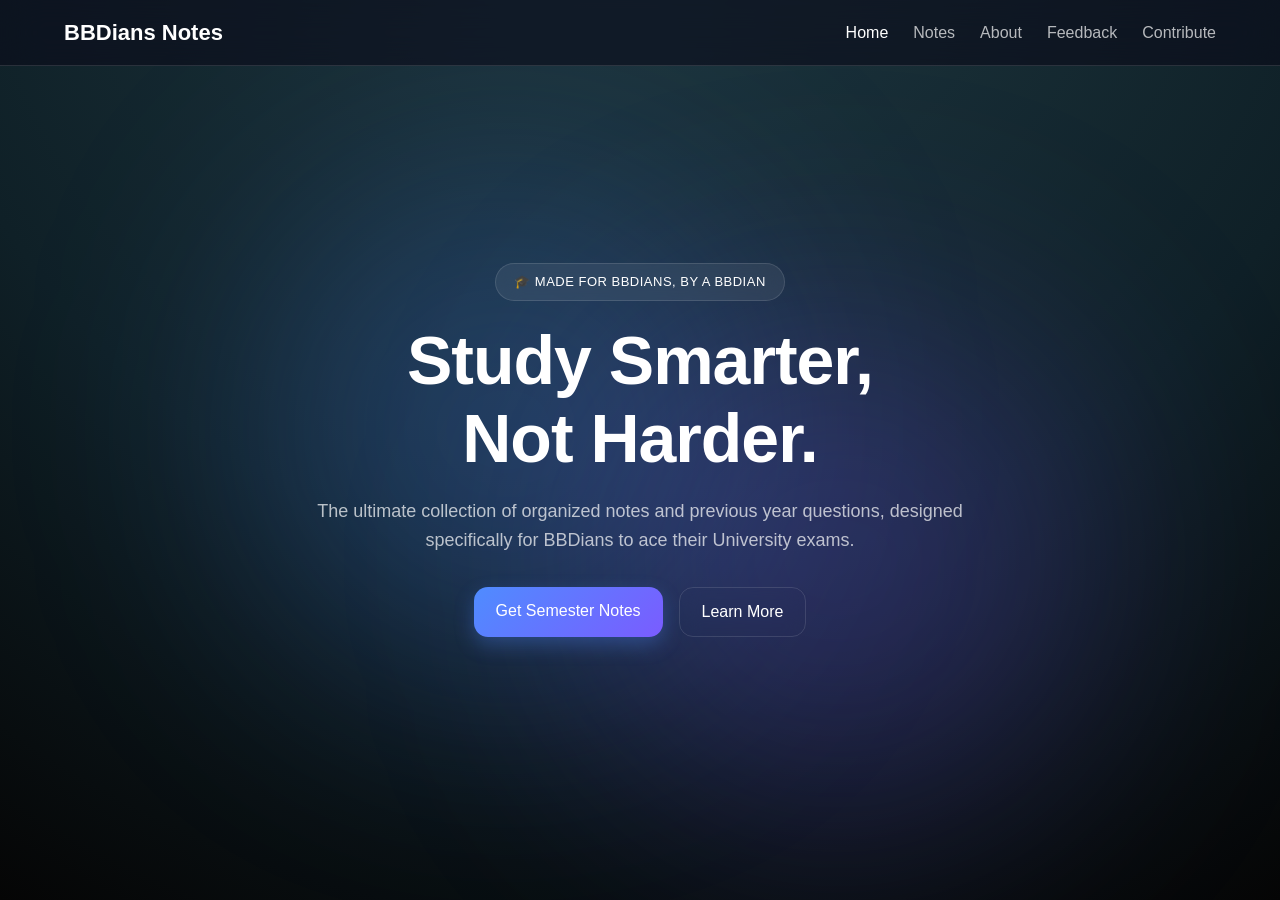
<file: index.html>
<!DOCTYPE html>
<html lang="en">

<head>
    <script async src="https://www.googletagmanager.com/gtag/js?id=G-Z1J099MRKG"></script>
    <script>
        window.dataLayer = window.dataLayer || [];
        function gtag() { dataLayer.push(arguments); }
        gtag('js', new Date());
        gtag('config', 'G-Z1J099MRKG');
    </script>

    <meta charset="UTF-8">
    <meta name="viewport" content="width=device-width, initial-scale=1.0">

    <title>BBDians Notes | BBD University Lucknow Notes & PYQs</title>

    <meta name="description"
        content="Access the ultimate collection of BBD University notes, PYQs and study resources. Download handwritten notes and previous year questions for Engineering (B.Tech) at BBDU.">

    <meta name="keywords"
        content="bbd university notes, bbdians notes, bbdian notes, bbdu pyqs, bbd lucknow study material, engineering notes bbd, bbdians academic hub, bbd university previous year questions, bbd notes pdf, handwritten notes bbd, bbd question papers">

    <link rel="icon" href="https://bbdiansnotes.in/assets/icon.png" type="image/png" sizes="32x32">
    <link rel="apple-touch-icon" href="https://bbdiansnotes.in/assets/icon.png">

    <link rel="canonical" href="https://bbdiansnotes.in/" />

    <script type="application/ld+json">
    {
      "@context": "https://schema.org",
      "@type": "EducationalOrganization",
      "name": "BBDians Notes",
      "url": "https://bbdiansnotes.in",
      "logo": "https://bbdiansnotes.in/assets/icon.png",
      "description": "The ultimate collection of organized notes and previous year questions for BBD University students.",
      "address": {
        "@type": "PostalAddress",
        "addressLocality": "Lucknow",
        "addressCountry": "IN"
      }
    }
    </script>

    <link rel="stylesheet" href="css/style.css">
    <link rel="stylesheet" href="css/index.css">
</head>

<body>

    <header class="site-header">
        <div class="logo">
            <a href="/" title="BBDians Notes Home">BBDians Notes</a>
        </div>
        <nav class="menu" id="menu">
            <a href="/" class="active">Home</a>
            <a href="/notes">Notes</a>
            <a href="/about">About</a>
            <a href="/feedback">Feedback</a>
            <a href="/contribute">Contribute</a>
        </nav>
        <button id="menuToggle" class="menu-toggle" aria-label="Toggle Menu">☰</button>
    </header>

    <main>
        <section class="hero">
            <div class="hero-content">
                <span class="hero-tag">🎓 MADE FOR BBDIANS, BY A BBDIAN</span>
                <h1>Study Smarter,<br>Not Harder.</h1>
                <p>The ultimate collection of organized notes and previous year questions, designed specifically for BBDians to ace their University exams.</p>

                <div class="hero-buttons">
                    <a href="/notes" class="primary-btn">Get Semester Notes</a>
                    <a href="/about" class="secondary-btn">Learn More</a>
                </div>
            </div>
        </section>
    </main>

    <div class="menu-overlay" id="menuOverlay"></div>

    <script src="js/script.js"></script>
</body>

</html>
</file>
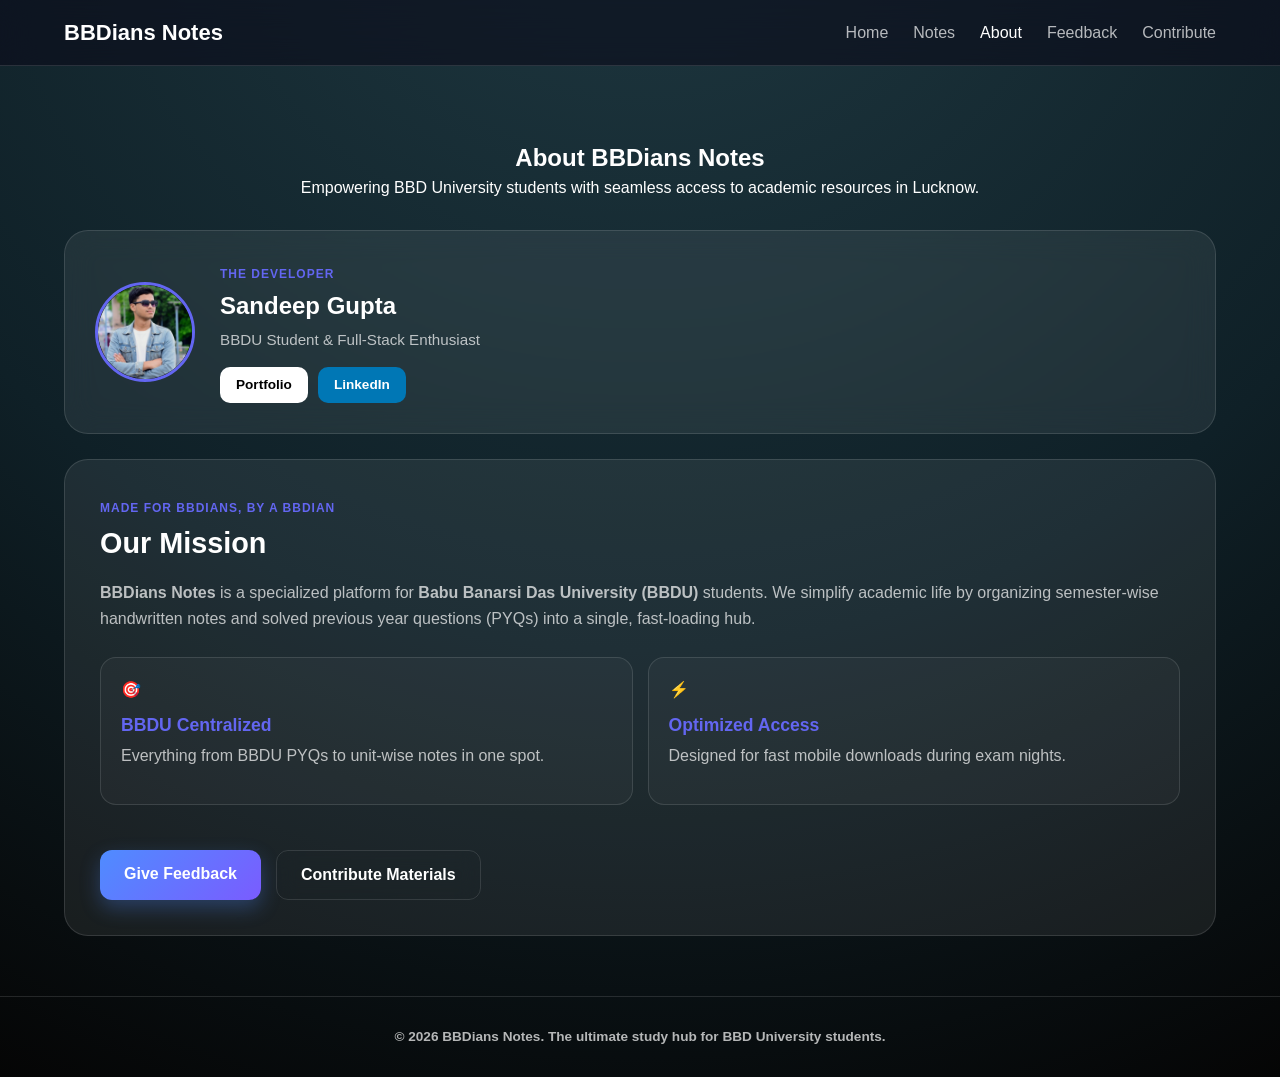
<file: about.html>
<!DOCTYPE html>
<html lang="en">

<head>
    <script async src="https://www.googletagmanager.com/gtag/js?id=G-Z1J099MRKG"></script>
    <script>
        window.dataLayer = window.dataLayer || [];
        function gtag() { dataLayer.push(arguments); }
        gtag('js', new Date());
        gtag('config', 'G-Z1J099MRKG');
    </script>

    <meta charset="UTF-8">
    <meta name="viewport" content="width=device-width, initial-scale=1.0">

    <title>About BBDians Notes | The Mission</title>
    <meta name="description"
        content="Meet Sandeep Gupta, the developer behind BBDians Notes. Providing BBD University students with organized study materials and PYQs.">

    <link rel="icon" href="https://bbdiansnotes.in/assets/icon.png" type="image/png">
    <link rel="apple-touch-icon" href="https://bbdiansnotes.in/assets/icon.png">

    <link rel="canonical" href="https://bbdiansnotes.in/about" />

    <link rel="stylesheet" href="css/style.css">
    <link rel="stylesheet" href="css/about.css">

    <script type="application/ld+json">
    {
      "@context": "https://schema.org",
      "@type": "Person",
      "name": "Sandeep Gupta",
      "url": "https://sandeepgupta2006.github.io/",
      "jobTitle": "Student & Developer",
      "affiliation": {
        "@type": "EducationalOrganization",
        "name": "Babu Banarsi Das University"
      },
      "sameAs": [
        "https://www.linkedin.com/in/sandeep-gupta-santhon/"
      ]
    }
    </script>
</head>

<body>

    <header class="site-header">
        <div class="logo"><a href="/">BBDians Notes</a></div>
        <nav class="menu">
            <a href="/">Home</a>
            <a href="/notes">Notes</a>
            <a href="/about" class="active">About</a>
            <a href="/feedback">Feedback</a>
            <a href="/contribute">Contribute</a>
        </nav>
        <button id="menuToggle" class="menu-toggle" aria-label="Toggle Menu">☰</button>
    </header>

    <main>
        <section class="notes-hero">
            <div class="container">
                <h1>About BBDians Notes</h1>
                <p>Empowering BBD University students with seamless access to academic resources in Lucknow.</p>
            </div>
        </section>

        <div class="container about-container">

            <section class="dev-card">
                <div class="dev-flex">
                    <div class="dev-photo">
                        <img src="assets/dev.png" alt="Sandeep Gupta - Developer of BBDians Notes">
                    </div>
                    <div class="dev-info">
                        <span class="tagline">The Developer</span>
                        <h2>Sandeep Gupta</h2>
                        <p>BBDU Student & Full-Stack Enthusiast</p>
                        <div class="dev-links">
                            <a href="https://sandeepgupta2006.github.io/" class="small-btn portfolio"
                                target="_blank">Portfolio</a>
                            <a href="https://www.linkedin.com/in/sandeep-gupta-santhon/" class="small-btn linkedin"
                                target="_blank">LinkedIn</a>
                        </div>
                    </div>
                </div>
            </section>

            <section class="about-card">
                <div class="about-header">
                    <span class="tagline">MADE FOR BBDIANS, BY A BBDIAN</span>
                    <h2>Our Mission</h2>
                </div>

                <p>
                    <strong>BBDians Notes</strong> is a specialized platform for <strong>Babu Banarsi Das University (BBDU)</strong> students.
                    We simplify academic life by organizing semester-wise handwritten notes and solved previous year
                    questions (PYQs) into a single, fast-loading hub.
                </p>

                <div class="features-grid">
                    <div class="feature-item">
                        <span class="icon" aria-hidden="true">🎯</span>
                        <h3>BBDU Centralized</h3>
                        <p>Everything from BBDU PYQs to unit-wise notes in one spot.</p>
                    </div>
                    <div class="feature-item">
                        <span class="icon" aria-hidden="true">⚡</span>
                        <h3>Optimized Access</h3>
                        <p>Designed for fast mobile downloads during exam nights.</p>
                    </div>
                </div>

                <div class="about-cta">
                    <a href="/feedback" class="primary-btn">Give Feedback</a>
                    <a href="/contribute" class="secondary-btn">Contribute Materials</a>
                </div>
            </section>
        </div>
    </main>

    <footer class="site-footer">
        <p>© 2026 BBDians Notes. The ultimate study hub for BBD University students.</p>
    </footer>

    <div class="menu-overlay" id="menuOverlay"></div>
    <script src="js/script.js"></script>
</body>

</html>
</file>
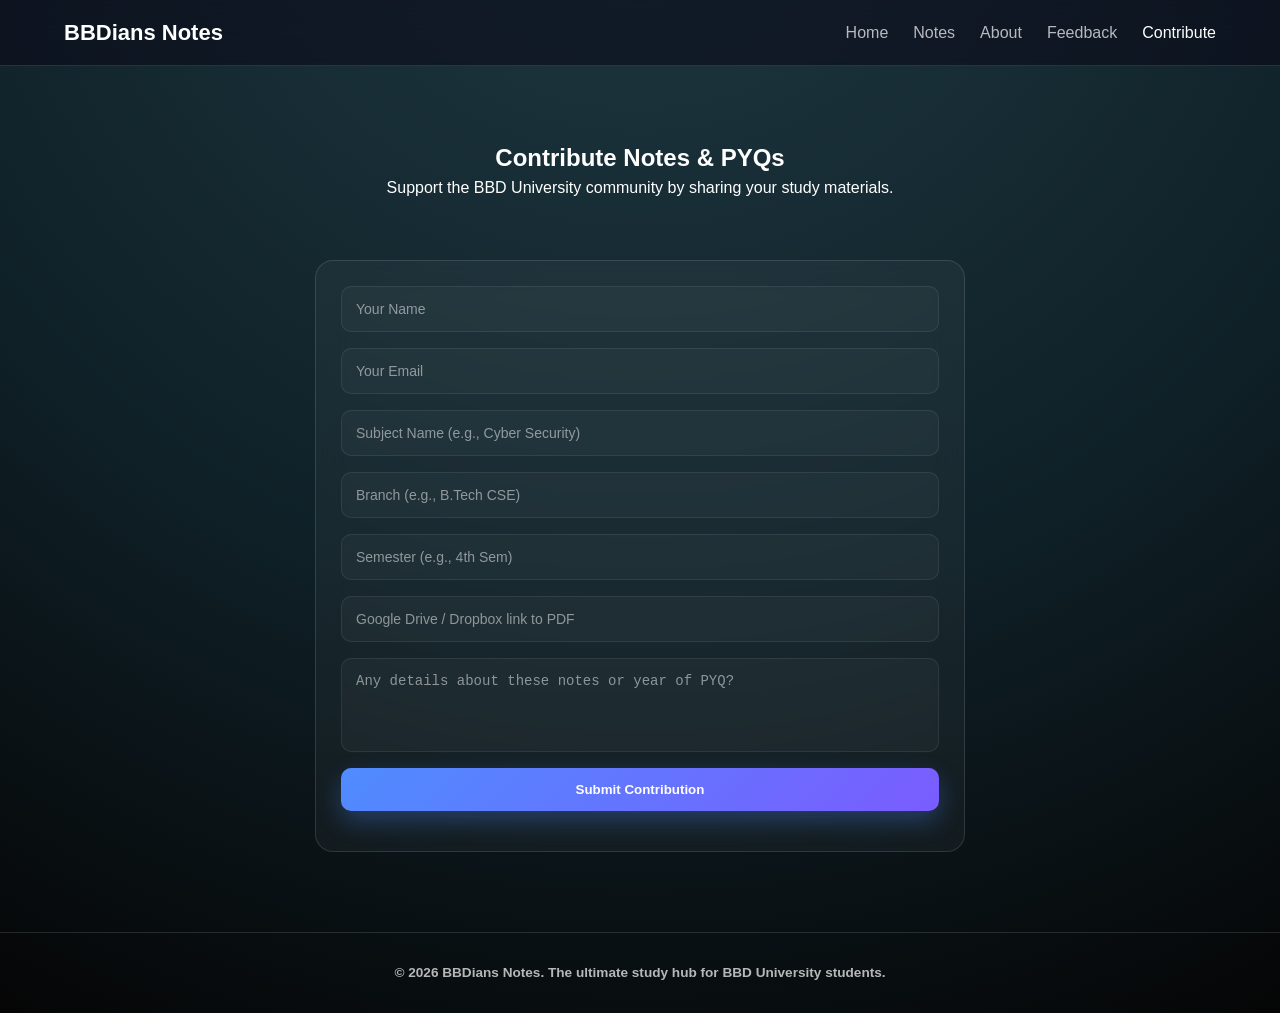
<file: contribute.html>
<!DOCTYPE html>
<html lang="en">

<head>
    <script async src="https://www.googletagmanager.com/gtag/js?id=G-Z1J099MRKG"></script>
    <script>
        window.dataLayer = window.dataLayer || [];
        function gtag() { dataLayer.push(arguments); }
        gtag('js', new Date());
        gtag('config', 'G-Z1J099MRKG');
    </script>

    <meta charset="UTF-8">
    <meta name="viewport" content="width=device-width, initial-scale=1.0">

    <title>Contribute Study Material | BBDians Notes - Share Your Knowledge</title>
    
    <meta name="description"
        content="Contribute your BBD University notes, previous year question papers, or practical files. Join the mission to help every BBDIAN ace their exams.">

    <link rel="icon" href="https://bbdiansnotes.in/assets/icon.png" type="image/png">
    <link rel="apple-touch-icon" href="https://bbdiansnotes.in/assets/icon.png">

    <link rel="canonical" href="https://bbdiansnotes.in/contribute" />

    <link rel="stylesheet" href="css/style.css">
    <link rel="stylesheet" href="css/forms.css">
</head>

<body>

    <header class="site-header">
        <div class="logo"><a href="/">BBDians Notes</a></div>
        <nav class="menu">
            <a href="/">Home</a>
            <a href="/notes">Notes</a>
            <a href="/about">About</a>
            <a href="/feedback">Feedback</a>
            <a href="/contribute" class="active">Contribute</a>
        </nav>
        <button id="menuToggle" class="menu-toggle" aria-label="Toggle Menu">☰</button>
    </header>

    <main>
        <section class="notes-hero">
            <div class="container">
                <h1>Contribute Notes & PYQs</h1>
                <p>Support the BBD University community by sharing your study materials.</p>
            </div>
        </section>

        <section class="container" style="max-width:650px;padding-bottom:80px;">

            <form id="contributeForm" action="https://formspree.io/f/mreydngz" method="POST" class="feedback-form"
                aria-label="Contribution Form">

                <input type="text" name="name" placeholder="Your Name" required aria-label="Full Name">

                <input type="email" name="email" placeholder="Your Email" required aria-label="Email Address">

                <input type="text" name="subject" placeholder="Subject Name (e.g., Cyber Security)" required
                    aria-label="Subject">

                <input type="text" name="branch" placeholder="Branch (e.g., B.Tech CSE)" required
                    aria-label="Academic Branch">

                <input type="text" name="semester" placeholder="Semester (e.g., 4th Sem)" required
                    aria-label="Semester">

                <input type="url" name="link" placeholder="Google Drive / Dropbox link to PDF" required
                    aria-label="File Link">

                <textarea name="message" rows="4" placeholder="Any details about these notes or year of PYQ?"
                    aria-label="Message"></textarea>

                <button type="submit" id="submitBtn">Submit Contribution</button>
            </form>
        </section>
    </main>

    <script>
        const form = document.getElementById("contributeForm");
        if (form) {
            form.addEventListener("submit", async function (e) {
                e.preventDefault();
                const btn = document.getElementById("submitBtn");
                btn.textContent = "Submitting...";
                btn.disabled = true;
                const data = new FormData(form);
                try {
                    const response = await fetch(form.action, {
                        method: "POST",
                        body: data,
                        headers: { "Accept": "application/json" }
                    });
                    if (response.ok) {
                        form.innerHTML = `
                            <div class="form-success" style="text-align:center; padding: 40px 0;">
                                <h2>Contribution received!</h2>
                                <p>Thank you for helping fellow BBD students. We will review and upload it soon.</p>
                                <a href="/" class="primary-btn" style="display:inline-block; margin-top:20px;">Back to Home</a>
                            </div>`;
                    } else {
                        alert("Submission failed. Please check the form and try again.");
                        btn.textContent = "Submit Contribution";
                        btn.disabled = false;
                    }
                } catch (err) {
                    alert("Network error. Please try again.");
                    btn.textContent = "Submit Contribution";
                    btn.disabled = false;
                }
            });
        }
    </script>

    <footer class="site-footer">
        <p>© 2026 BBDians Notes. The ultimate study hub for BBD University students.</p>
    </footer>

    <div class="menu-overlay" id="menuOverlay"></div>
    <script src="js/script.js"></script>

</body>

</html>
</file>
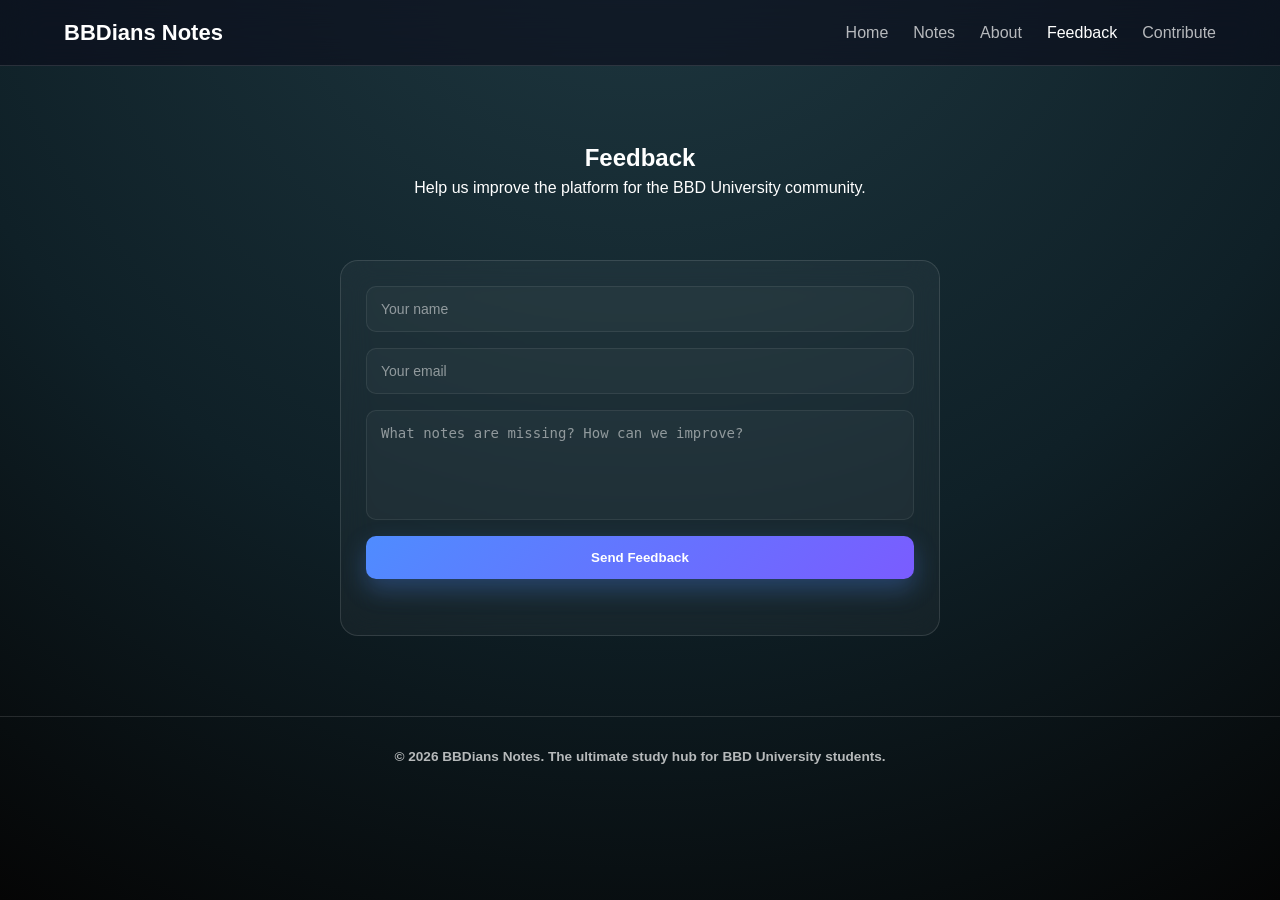
<file: feedback.html>
<!DOCTYPE html>
<html lang="en">

<head>
    <script async src="https://www.googletagmanager.com/gtag/js?id=G-Z1J099MRKG"></script>
    <script>
        window.dataLayer = window.dataLayer || [];
        function gtag() { dataLayer.push(arguments); }
        gtag('js', new Date());
        gtag('config', 'G-Z1J099MRKG');
    </script>

    <meta charset="UTF-8">
    <meta name="viewport" content="width=device-width, initial-scale=1.0">

    <title>Feedback & Suggestions | BBDians Notes - Help Us Grow</title>
    <meta name="description"
        content="Have suggestions for BBDians Notes? Send us your feedback or report missing notes for BBD University Lucknow. We value your input!">

    <link rel="icon" href="https://bbdiansnotes.in/assets/icon.png" type="image/png">
    <link rel="apple-touch-icon" href="https://bbdiansnotes.in/assets/icon.png">

    <link rel="canonical" href="https://bbdiansnotes.in/feedback" />

    <link rel="stylesheet" href="css/style.css">
    <link rel="stylesheet" href="css/forms.css">
</head>

<body>

    <header class="site-header">
        <div class="logo"><a href="/">BBDians Notes</a></div>
        <nav class="menu">
            <a href="/">Home</a>
            <a href="/notes">Notes</a>
            <a href="/about">About</a>
            <a href="/feedback" class="active">Feedback</a>
            <a href="/contribute">Contribute</a>
        </nav>
        <button id="menuToggle" class="menu-toggle" aria-label="Toggle Menu">☰</button>
    </header>

    <main>
        <section class="notes-hero">
            <div class="container">
                <h1>Feedback</h1>
                <p>Help us improve the platform for the BBD University community.</p>
            </div>
        </section>

        <section class="container" style="max-width:600px;padding-bottom:80px;">
            <form id="feedbackForm" action="https://formspree.io/f/mkoqedwa" method="POST" class="feedback-form"
                aria-label="Feedback Form">

                <input type="text" name="name" placeholder="Your name" required aria-label="Full Name">

                <input type="email" name="email" placeholder="Your email" required aria-label="Email Address">

                <textarea name="message" placeholder="What notes are missing? How can we improve?" rows="5" required
                    aria-label="Feedback Message"></textarea>

                <button type="submit" id="submitBtn">Send Feedback</button>

                <p id="formMessage"></p>
            </form>
        </section>
    </main>

    <script>
        document.addEventListener("DOMContentLoaded", () => {
            const form = document.getElementById("feedbackForm");
            if (!form) return;
            form.addEventListener("submit", async function (e) {
                e.preventDefault();
                const btn = document.getElementById("submitBtn");
                btn.textContent = "Sending...";
                btn.disabled = true;
                const data = new FormData(form);
                try {
                    const response = await fetch(form.action, {
                        method: "POST",
                        body: data,
                        headers: { "Accept": "application/json" }
                    });
                    if (response.ok) {
                        form.innerHTML = `
                            <div class="form-success" style="text-align:center; padding: 40px 0;">
                                <h2>Thank You!</h2>
                                <p>Your feedback helps us make BBDians Notes better.</p>
                                <a href="/" class="primary-btn" style="display:inline-block; margin-top:20px;">Back to Home</a>
                            </div>`;
                    } else {
                        const error = await response.json();
                        alert(error.error || "Submission failed");
                        btn.textContent = "Send Feedback";
                        btn.disabled = false;
                    }
                } catch {
                    alert("Network error. Please try again.");
                    btn.textContent = "Send Feedback";
                    btn.disabled = false;
                }
            });
        });
    </script>

    <footer class="site-footer">
        <p>© 2026 BBDians Notes. The ultimate study hub for BBD University students.</p>
    </footer>

    <div class="menu-overlay" id="menuOverlay"></div>
    <script src="js/script.js"></script>

</body>

</html>
</file>
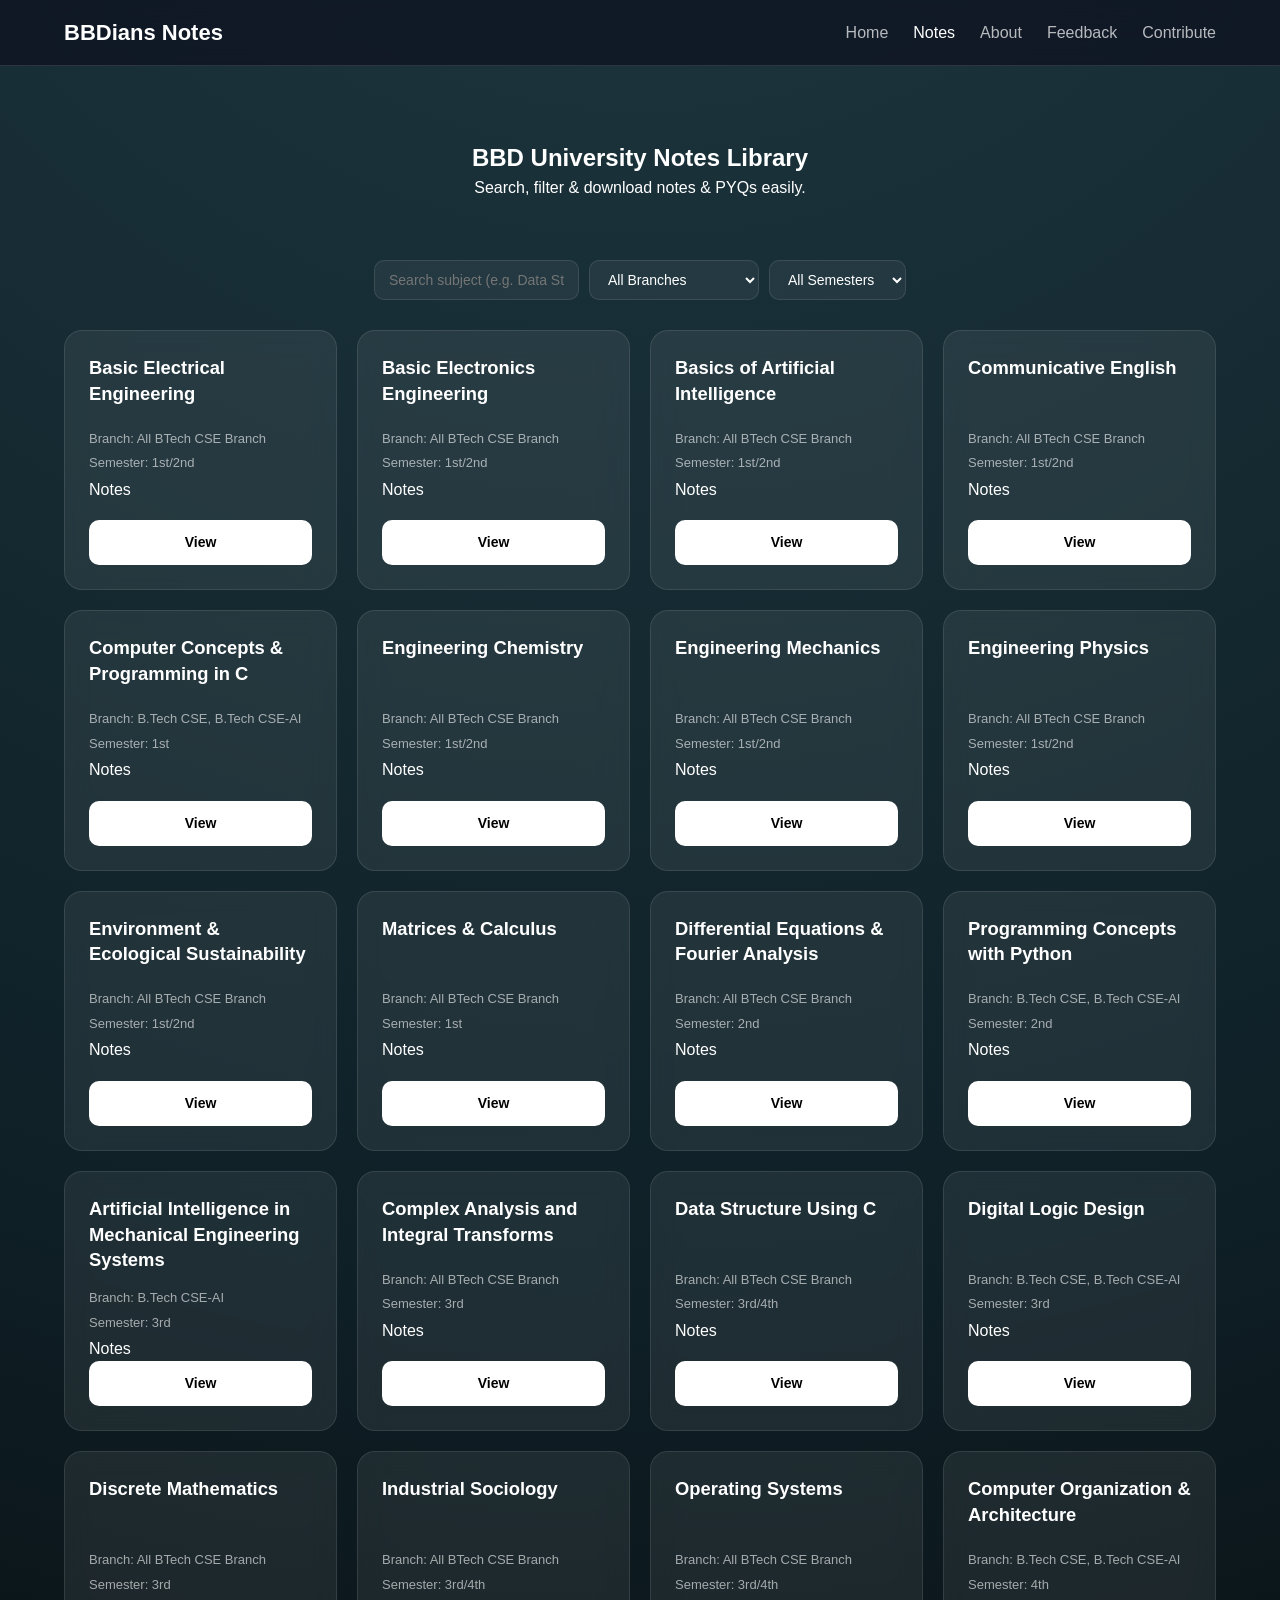
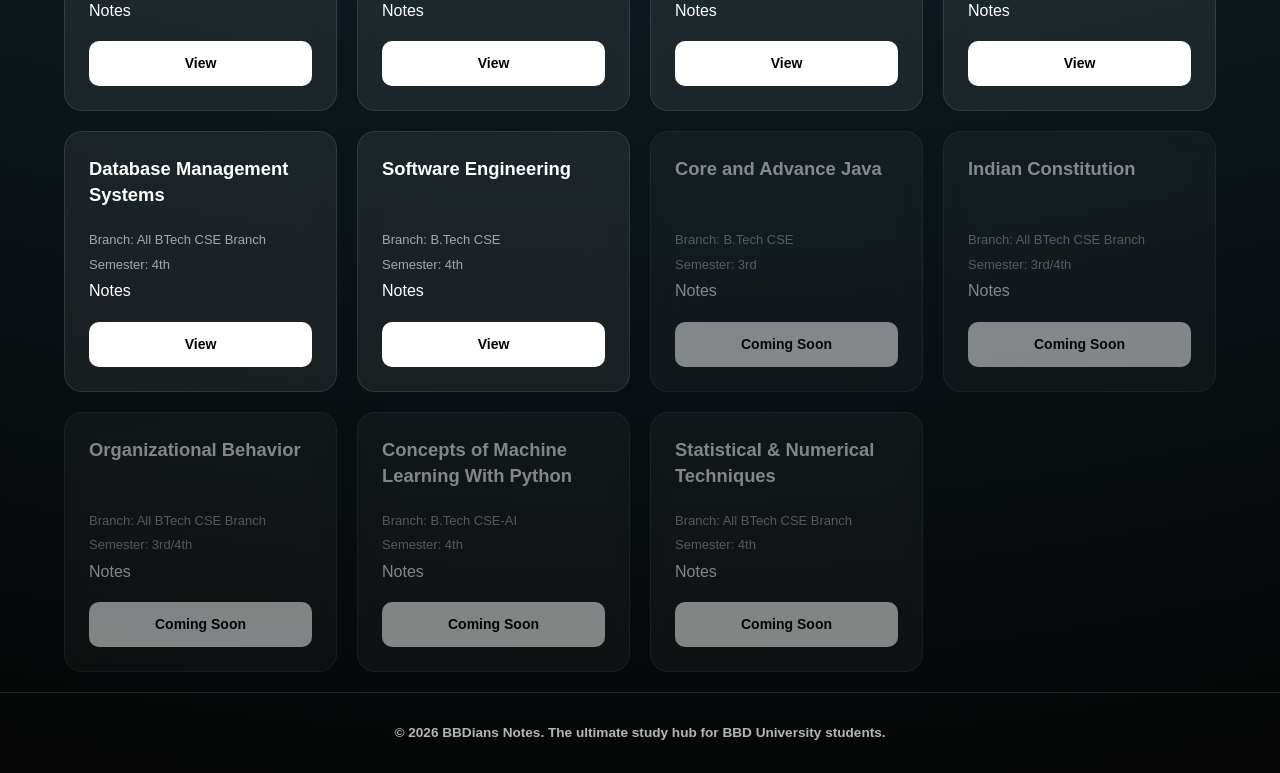
<file: notes.html>
<!DOCTYPE html>
<html lang="en">

<head>
    <script async src="https://www.googletagmanager.com/gtag/js?id=G-Z1J099MRKG"></script>
    <script>
        window.dataLayer = window.dataLayer || [];
        function gtag() { dataLayer.push(arguments); }
        gtag('js', new Date());
        gtag('config', 'G-Z1J099MRKG');
    </script>

    <meta charset="UTF-8">
    <meta name="viewport" content="width=device-width, initial-scale=1.0">

    <title>BBD University Semester Notes & PYQs</title>

    <meta name="description"
        content="Access the complete BBD University Notes Library. Download semester-wise notes and previous year questions (PYQs) for all years.">
    <meta name="keywords"
        content="BBD notes, BBD university notes, engineering notes, btech notes, bbd pyqs, bbd university pyqs, babu banarsi das university notes, bbdu btech notes, cse notes">

    <link rel="icon" href="https://bbdiansnotes.in/assets/icon.png" type="image/png">
    <link rel="apple-touch-icon" href="https://bbdiansnotes.in/assets/icon.png">

    <link rel="canonical" href="https://bbdiansnotes.in/notes" />

    <link rel="stylesheet" href="css/style.css">
    <link rel="stylesheet" href="css/notes.css">

    <script type="application/ld+json">
    {
      "@context": "https://schema.org",
      "@type": "BreadcrumbList",
      "itemListElement": [{
        "@type": "ListItem",
        "position": 1,
        "name": "Home",
        "item": "https://bbdiansnotes.in/index.html"
      },{
        "@type": "ListItem",
        "position": 2,
        "name": "Notes",
        "item": "https://bbdiansnotes.in/notes.html"
      }]
    }
    </script>
</head>

<body>

    <header class="site-header">
        <div class="logo"><a href="/">BBDians Notes</a></div>
        <nav class="menu" id="menu">
            <a href="/">Home</a>
            <a href="/notes" class="active">Notes</a>
            <a href="/about">About</a>
            <a href="/feedback">Feedback</a>
            <a href="/contribute">Contribute</a>
        </nav>
        <button id="menuToggle" class="menu-toggle" aria-label="Open Navigation">☰</button>
    </header>

    <main>
        <section class="notes-hero">
            <div class="container">
                <h1>BBD University Notes Library</h1>
                <p>Search, filter & download notes & PYQs easily.</p>
            </div>
        </section>

        <section class="filters">
            <div class="container filters-row">
                <input type="text" id="searchInput" placeholder="Search subject (e.g. Data Structures)..."
                    aria-label="Search Subjects">

                <select id="branchFilter" aria-label="Filter by Branch">
                    <option value="">All Branches</option>
                    <option value="B.Tech CSE">B.Tech CSE</option>
                    <option value="B.Tech CSE-AI">B.Tech CSE-AI</option>
                    <option value="B.Tech CSE-AIBC">B.Tech CSE-AIBC</option>
                    <option value="B.Tech CSE-CCML">B.Tech CSE-CCML</option>
                </select>

                <select id="semFilter" aria-label="Filter by Semester">
                    <option value="">All Semesters</option>
                    <option value="1st">Semester 1</option>
                    <option value="2nd">Semester 2</option>
                    <option value="3rd">Semester 3</option>
                    <option value="4th">Semester 4</option>
                    <option value="5th">Semester 5</option>
                    <option value="6th">Semester 6</option>
                    <option value="7th">Semester 7</option>
                    <option value="8th">Semester 8</option>
                </select>

                <select id="typeFilter" hidden>
                    <option value="">All</option>
                    <option value="Notes" selected>Notes</option>
                    <option value="PYQ">PYQ</option>
                </select>
            </div>
        </section>

        <section class="notes-grid-section">
            <div class="container">
                <div style="display:none;">
                    <h2>Study Materials for BBD University</h2>
                    <p>Providing free PDF notes and previous year papers for Computer Science, Artificial Intelligence,
                        and Cloud Computing students at BBDNIIT and BBDU.</p>
                </div>
                <div class="notes-grid" id="notesContainer"></div>
            </div>
        </section>
    </main>

    <footer class="site-footer">
        <p>© 2026 BBDians Notes. The ultimate study hub for BBD University students.</p>
    </footer>

    <div class="menu-overlay" id="menuOverlay"></div>

    <script src="js/notesData.js"></script>
    <script src="js/notes.js"></script>
    <script src="js/script.js"></script>
</body>

</html>
</file>
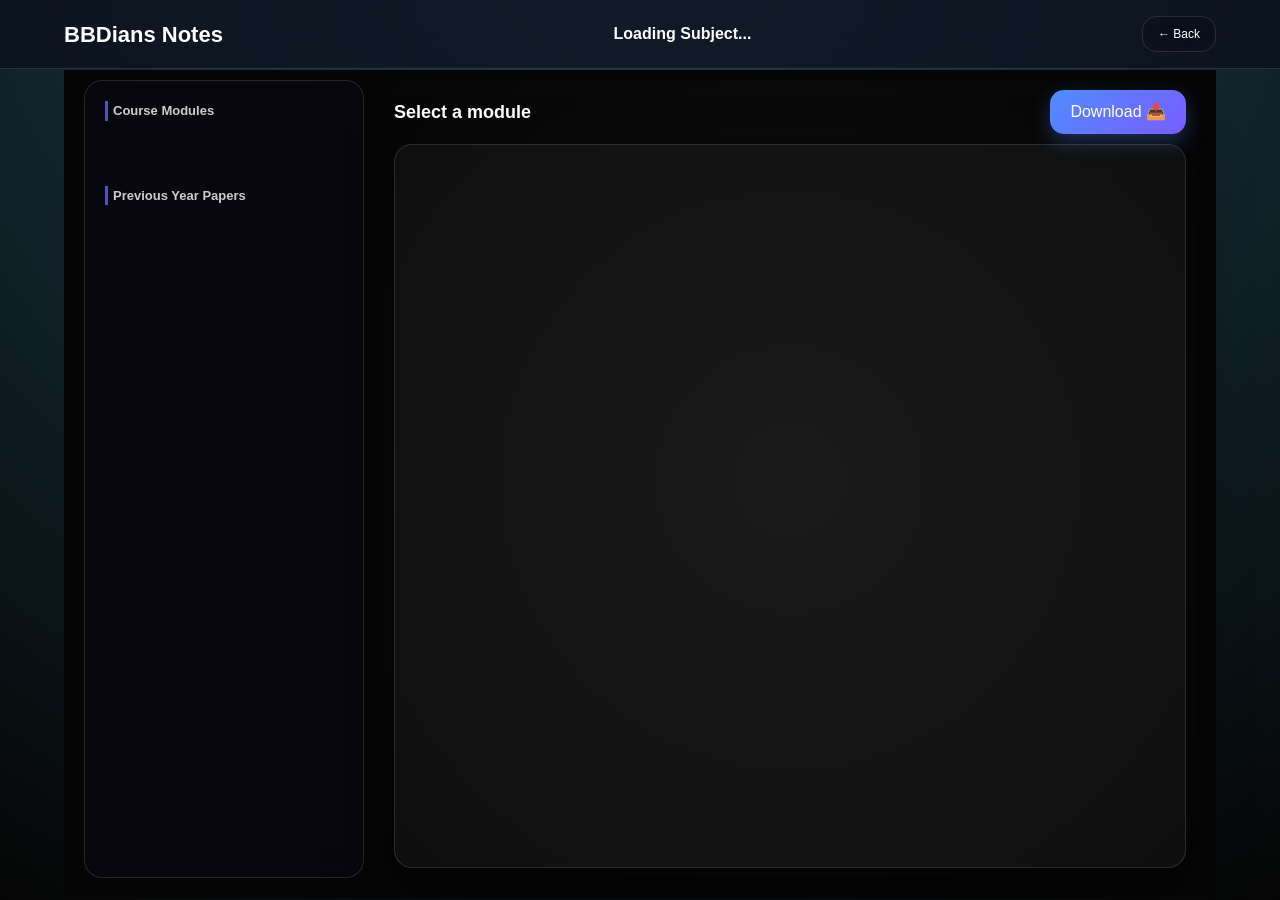
<file: viewer.html>
<!DOCTYPE html>
<html lang="en">

<head>
    <!-- Google tag (gtag.js) -->
    <script async src="https://www.googletagmanager.com/gtag/js?id=G-Z1J099MRKG"></script>
    <script>
        window.dataLayer = window.dataLayer || [];
        function gtag() { dataLayer.push(arguments); }
        gtag('js', new Date());

        gtag('config', 'G-Z1J099MRKG');
    </script>

    <meta charset="UTF-8">
    <meta name="viewport" content="width=device-width, initial-scale=1.0">
    
    <title>Notes & PYQs Viewer | BBDians Notes - BBD University</title>
    <meta name="description"
        content="View and download BBD University subject modules, unit-wise notes, and previous year question papers online.">
    
    <link rel="icon" href="https://bbdiansnotes.in/assets/icon.png" type="image/png">
    <link rel="apple-touch-icon" href="https://bbdiansnotes.in/assets/icon.png">
    
    <link rel="canonical" href="https://bbdiansnotes.in/viewer" />

    <link rel="stylesheet" href="css/style.css">
    <link rel="stylesheet" href="css/viewer.css">

</head>

<body>

    <header class="site-header">
        <div class="logo"><a href="/">BBDians Notes</a></div>
        <div id="subjectTitle" style="font-weight: 600;">Loading Subject...</div>
        <a href="/notes" class="secondary-btn back-icon" style="padding: 8px 15px; font-size: 12px;">← Back</a>
    </header>

    <div class="viewer-layout container">

        <aside class="viewer-sidebar">
            <div class="sidebar-section">
                <h4>Course Modules</h4>
                <div id="moduleList">
                </div>
            </div>

            <div class="sidebar-section" style="margin-top: 30px;">
                <h4>Previous Year Papers</h4>
                <div id="pyqList">
                </div>
            </div>
        </aside>

        <main class="pdf-container">
            <div class="pdf-header">
                
                <div class="mobile-guide" id="mobileGuide">
                    <div class="guide-box">
                        Tap to switch modules
                    </div>
                </div>

                <button id="mobileSidebarToggle" class="secondary-btn"
                    style="display: none; padding: 8px 12px; margin-right: 10px;">☰</button>

                <h2 id="currentDocTitle">Select a module</h2>

                <a id="downloadBtn" href="#" class="primary-btn" style="padding: 10px 20px;" download>Download 📥</a>
            </div>

            <div class="mobile-subject" id="mobileSubject"></div>

            <div class="pdf-wrapper">
                <iframe id="mainPdfFrame" src=""></iframe>
            </div>
        </main>
    </div>

    <div class="menu-overlay" id="menuOverlay"></div>

    <script src="js/notesData.js"></script>
    <script src="js/viewer.js"></script>

    <script>
        const mobileToggle = document.getElementById("mobileSidebarToggle");
        const sidebar = document.querySelector(".viewer-sidebar");

        const overlay = document.createElement("div");
        overlay.className = "sidebar-overlay";
        document.body.appendChild(overlay);

        function toggleMobileMenu() {
            sidebar.classList.toggle("active");
            overlay.classList.toggle("active");
        }

        mobileToggle.addEventListener("click", toggleMobileMenu);
        overlay.addEventListener("click", toggleMobileMenu);

        document.addEventListener("click", (e) => {
            if (e.target.classList.contains("module-link") && window.innerWidth <= 992) {
                toggleMobileMenu();
            }
        });
    </script>

</body>

</html>
</file>
<file: css/style.css>
* {
    margin: 0;
    padding: 0;
    box-sizing: border-box;
}

html,
body {
    width: 100%;
    min-height: 100dvh;
    overflow-x: hidden;
}

:root {
    --primary: #6366f1;
    --primary-gradient: linear-gradient(135deg, #4f8cff, #7a5cff);

    --bg-dark: #050505;
    --glass: rgba(255, 255, 255, 0.07);
    --glass-border: rgba(255, 255, 255, 0.12);

    --text-main: #ffffff;
    --text-dim: rgba(255, 255, 255, 0.7);

    --radius: 14px;
}

body {
    font-family: Inter, sans-serif;
    color: var(--text-main);
    background: radial-gradient(circle at 50% -20%, #203a43, #0f2027 60%, #050505);
    line-height: 1.5;
    display: flex;
    flex-direction: column;
}

.container {
    width: 90%;
    max-width: 1200px;
    margin: auto;
}

.site-header {
    position: fixed;
    top: 0;
    width: 100%;
    padding: 16px 5%;
    display: flex;
    justify-content: space-between;
    align-items: center;

    background: rgba(10, 10, 26, 0.6);
    backdrop-filter: blur(20px);
    border-bottom: 1px solid var(--glass-border);

    z-index: 1000;
}

.logo a {
    text-decoration: none;
    font-weight: 700;
    font-size: 22px;
    color: white;
}

.menu {
    display: flex;
    align-items: center;
}

.menu a {
    margin-left: 25px;
    text-decoration: none;
    color: var(--text-dim);
    transition: 0.2s ease;
}

.menu a:hover,
.menu a.active {
    color: white;
}

.primary-btn,
.secondary-btn {
    padding: 12px 22px;
    border-radius: var(--radius);
    text-decoration: none;
    font-weight: 500;
    transition: 0.3s ease;
}

.primary-btn {
    background: var(--primary-gradient);
    color: white;
    box-shadow: 0 8px 20px rgba(79, 140, 255, 0.3);
}

.primary-btn:hover {
    transform: translateY(-2px);
    box-shadow: 0 12px 30px rgba(79, 140, 255, 0.5);
}

.secondary-btn {
    border: 1px solid var(--glass-border);
    color: white;
    backdrop-filter: blur(10px);
}

.secondary-btn:hover {
    transform: translateY(-2px);
}

.notes-hero {
    padding: 140px 0 60px;
    text-align: center;
}

.menu-toggle {
    display: none;
    font-size: 26px;
    background: none;
    border: none;
    color: white;
    cursor: pointer;
    z-index: 1001;
}

.site-footer {
    text-align: center;
    padding: 30px 5%;
    border-top: 1px solid var(--glass-border);
    color: var(--text-dim);
    font-size: 0.85rem;
    font-weight: 700;
}

@media (max-width: 768px) {

    .menu-toggle {
        display: block;
    }

    .menu {
        position: fixed;
        top: 0;
        right: -260px;
        width: 260px;
        height: 100vh;

        background: rgba(15, 23, 42, 0.95);
        backdrop-filter: blur(12px);

        display: flex;
        flex-direction: column;
        padding: 80px 20px;
        gap: 18px;

        transition: right 0.3s ease;
        z-index: 1000;
    }

    .menu.show {
        right: 0;
    }

    .menu a {
        margin: 0;
        font-size: 18px;
        padding: 10px 0;
        border-bottom: 1px solid rgba(255, 255, 255, 0.08);
    }
}

.menu-overlay {
    position: fixed;
    inset: 0;
    background: rgba(0, 0, 0, 0.5);
    backdrop-filter: blur(10px);

    opacity: 0;
    pointer-events: none;
    transition: 0.3s ease;

    z-index: 999;
}

.menu-overlay.active {
    opacity: 1;
    pointer-events: all;
}
</file>
<file: css/index.css>
.hero {
    min-height: 100dvh;
    display: flex;
    align-items: center;
    justify-content: center;
    text-align: center;
    padding: 0 5%;
    position: relative;
    overflow: hidden;
}

.hero::before,
.hero::after {
    content: "";
    position: absolute;
    width: 500px;
    height: 500px;
    border-radius: 50%;
    filter: blur(120px);
    z-index: 0;
}

.hero::before {
    background: rgba(79, 140, 255, 0.25);
    top: 20%;
    left: 20%;
}

.hero::after {
    background: rgba(122, 92, 255, 0.25);
    bottom: 10%;
    right: 15%;
}

.hero-content {
    position: relative;
    z-index: 1;
    max-width: 720px;
}

.hero-tag {
    display: inline-block;
    margin-bottom: 20px;
    background: var(--glass);
    padding: 8px 18px;
    border-radius: 50px;
    font-size: 13px;
    letter-spacing: 0.5px;
    backdrop-filter: blur(12px);
    border: 1px solid var(--glass-border);
}

.hero h1 {
    font-size: clamp(38px, 6vw, 68px);
    margin-bottom: 20px;
    line-height: 1.15;
    letter-spacing: -1px;
}

.hero p {
    font-size: 18px;
    margin-bottom: 32px;
    color: var(--text-dim);
    line-height: 1.6;
}

.hero-buttons {
    display: flex;
    gap: 16px;
    justify-content: center;
    flex-wrap: wrap;
}

.home-section {
    padding: 100px 5%;
    position: relative;
    background: radial-gradient(circle at 50% -10%,
                #203a43,
                #0f2027 60%,
                #050505 100%);
}

.section-title {
    text-align: center;
    margin-bottom: 50px;
    font-size: 30px;
    letter-spacing: -0.5px;
}

.home-grid {
    display: grid;
    grid-template-columns: repeat(auto-fit, minmax(260px, 1fr));
    gap: 26px;
}

.home-card {
    padding: 28px;
    border-radius: 20px;
    background: var(--glass);
    text-decoration: none;
    color: white;
    position: relative;
    overflow: hidden;
    backdrop-filter: blur(14px);
    border: 1px solid var(--glass-border);
    transition: all 0.35s ease;
}

.home-card::before {
    content: "";
    position: absolute;
    inset: 0;
    border-radius: 20px;
    padding: 1px;
    background: linear-gradient(120deg, transparent, rgba(255, 255, 255, 0.25), transparent);
    -webkit-mask:
        linear-gradient(#000 0 0) content-box,
        linear-gradient(#000 0 0);

    mask:
        linear-gradient(#000 0 0) content-box,
        linear-gradient(#000 0 0);

    -webkit-mask-composite: xor;
    mask-composite: exclude;
    pointer-events: none;
}

.home-card::after {
    content: "";
    position: absolute;
    width: 200px;
    height: 200px;
    background: radial-gradient(circle, rgba(99, 102, 241, 0.25), transparent 70%);
    top: 50%;
    left: 50%;
    transform: translate(-50%, -50%) scale(0);
    transition: 0.4s ease;
    filter: blur(60px);
}

.home-card:hover::after {
    transform: translate(-50%, -50%) scale(1.5);
}

.home-card .icon {
    font-size: 32px;
    margin-bottom: 14px;
}

.home-card h3 {
    margin-bottom: 10px;
    font-size: 20px;
}

.home-card p {
    color: var(--text-dim);
    font-size: 14px;
    line-height: 1.6;
}

.home-card:hover {
    transform: translateY(-10px) scale(1.02);
    box-shadow: 0 20px 50px rgba(0, 0, 0, 0.45);
}

@media (max-width: 768px) {
    .hero-buttons {
        display: flex;
        flex-direction: column;
        gap: 12px;
        width: 100%;
        max-width: 300px;
        margin: 0 auto;
    }

    .primary-btn,
    .secondary-btn {
        width: 100%;
        text-align: center;
        padding: 14px;
        display: block;
    }
}
</file>
<file: css/about.css>
.about-container {
    display: flex;
    flex-direction: column;
    gap: 25px;
    padding-bottom: 60px;
    margin-top: -30px;
}

.dev-card {
    background: var(--glass);
    border: 1px solid var(--glass-border);
    border-radius: 24px;
    padding: 30px;
    backdrop-filter: blur(15px);
}

.dev-flex {
    display: flex;
    flex-direction: row;
    align-items: center;
    gap: 25px;
}

.dev-photo {
    width: 100px;
    height: 100px;
    border-radius: 50%;
    overflow: hidden;
    border: 3px solid var(--primary);
    flex-shrink: 0;
    background: #111;
}

.dev-photo img {
    width: 100%;
    height: 100%;
    object-fit: cover;
}

.dev-info {
    flex-grow: 1;
}

.tagline {
    display: inline-block;
    font-size: 0.75rem;
    font-weight: 700;
    letter-spacing: 1px;
    color: var(--primary);
    margin-bottom: 5px;
    text-transform: uppercase;
}

.dev-info h2 {
    font-size: 1.5rem;
    margin-bottom: 5px;
}

.dev-info p {
    color: var(--text-dim);
    font-size: 0.95rem;
    margin-bottom: 15px;
}

.dev-links {
    display: flex;
    gap: 10px;
    flex-wrap: wrap;
}

.small-btn {
    padding: 8px 16px;
    border-radius: 10px;
    text-decoration: none;
    font-size: 0.85rem;
    font-weight: 600;
    transition: 0.3s ease;
}

.portfolio {
    background: #fff;
    color: #000;
}

.linkedin {
    background: #0077b5;
    color: #fff;
}

.about-card {
    padding: 35px;
    border-radius: 24px;
    background: var(--glass);
    border: 1px solid var(--glass-border);
}

.about-header h2 {
    font-size: 1.8rem;
    margin-bottom: 15px;
}

.about-card p {
    margin-bottom: 15px;
    line-height: 1.6;
    color: var(--text-dim);
}

.features-grid {
    display: grid;
    grid-template-columns: repeat(auto-fit, minmax(240px, 1fr));
    gap: 15px;
    margin: 25px 0;
    padding-bottom: 20px;
}

.feature-item {
    background: rgba(255, 255, 255, 0.03);
    padding: 20px;
    border-radius: 16px;
    border: 1px solid var(--glass-border);
}

.feature-item h3 {
    font-size: 1.1rem;
    color: var(--primary);
    margin: 10px 0 5px;
}

.about-cta {
    display: flex;
    gap: 15px;
    margin-top: 20px;
    flex-wrap: wrap;
}

.about-cta a {
    display: inline-block;
    padding: 12px 24px;
    border-radius: 12px;
    text-decoration: none;
    font-weight: 600;
    transition: 0.3s;
}

.site-footer {
    text-align: center;
    padding: 30px 5%;
    border-top: 1px solid var(--glass-border);
    color: var(--text-dim);
    font-size: 0.85rem;
    font-weight: 700;
}

@media (max-width: 768px) {
    .notes-hero {
        padding: 120px 0 40px;
    }

    .dev-flex {
        flex-direction: column;
        text-align: center;
    }

    .dev-links {
        justify-content: center;
    }

    .about-card {
        padding: 25px;
    }

    .about-header h2 {
        font-size: 1.5rem;
    }

    .about-cta {
        flex-direction: column;
        width: 100%;
    }

    .about-cta a {
        width: 100%;
        text-align: center;
    }
}

@media (max-width: 480px) {
    .dev-photo {
        width: 80px;
        height: 80px;
    }

    .dev-info h2 {
        font-size: 1.3rem;
    }
}
</file>
<file: css/forms.css>
.feedback-form {
    display: flex;
    flex-direction: column;
    gap: 16px;
    padding: 25px;
    border-radius: 18px;
    background: rgba(255, 255, 255, 0.04);
    border: 1px solid var(--glass-border);
    backdrop-filter: blur(15px);
    padding-bottom: 40px;
}

.feedback-form input,
.feedback-form textarea {
    padding: 14px 14px;
    border-radius: 10px;
    border: 1px solid rgba(255, 255, 255, 0.08);
    background: rgba(255, 255, 255, 0.03);
    color: white;
    font-size: 14px;
    transition: 0.25s ease;
}

.feedback-form input::placeholder,
.feedback-form textarea::placeholder {
    color: rgba(255, 255, 255, 0.5);
}

.feedback-form input:focus,
.feedback-form textarea:focus {
    outline: none;
    border-color: var(--primary);
    background: rgba(255, 255, 255, 0.05);
}

.feedback-form textarea {
    resize: none;
}

.feedback-form button {
    padding: 14px;
    border-radius: 10px;
    border: none;
    font-weight: 600;
    cursor: pointer;

    background: var(--primary-gradient);
    color: white;

    transition: 0.3s ease;
    box-shadow: 0 10px 25px rgba(79, 140, 255, 0.3);
}

.feedback-form button:hover {
    transform: translateY(-2px);
    box-shadow: 0 15px 35px rgba(79, 140, 255, 0.5);
}

.feedback-form button:disabled {
    opacity: 0.6;
    cursor: not-allowed;
}

.form-success {
    text-align: center;
    padding: 40px 20px;
    border-radius: 18px;

    background: rgba(255, 255, 255, 0.04);
    border: 1px solid var(--glass-border);
}

.form-success h2 {
    margin-bottom: 10px;
}

.form-success p {
    color: var(--text-dim);
    margin-bottom: 20px;
}

.back-home {
    display: inline-block;
    padding: 10px 18px;
    border-radius: 10px;
    text-decoration: none;
    color: white;

    background: var(--primary-gradient);
}

.site-footer {
    text-align: center;
    padding: 30px 5%;
    border-top: 1px solid var(--glass-border);
    color: var(--text-dim);
    font-size: 0.85rem;
    font-weight: 700;
}

@media (max-width: 600px) {

    .feedback-form {
        padding: 18px;
    }

    .feedback-form input,
    .feedback-form textarea {
        font-size: 13px;
    }

    .feedback-form button {
        padding: 12px;
    }
}
</file>
<file: css/notes.css>
.filters-row {
    display: flex;
    gap: 10px;
    justify-content: center;
    margin-bottom: 30px;
}

.filters input,
.filters select {
    padding: 10px 14px;
    border-radius: 10px;
    border: 1px solid rgba(255, 255, 255, 0.1);
    background: rgba(255, 255, 255, 0.05);
    color: white;
    font-size: 14px;
    outline: none;
    max-width: 250px;
}

.filters select option {
    background-color: #1a1a1a;
    color: white;
    padding: 10px;
}

.notes-grid-section {
    flex: 1;
    padding-bottom: 20px;
}

.notes-grid {
    display: grid;
    grid-template-columns: repeat(4, 1fr);
    grid-auto-rows: 1fr;
    gap: 20px;
}

.note-card {
    padding: 24px;
    border-radius: 18px;
    background: var(--glass);
    backdrop-filter: blur(12px);
    border: 1px solid rgba(255, 255, 255, 0.1);

    display: flex;
    flex-direction: column;
    height: 100%;
    transition: 0.3s ease;
}

.note-card:hover {
    transform: translateY(-5px);
    background: rgba(255, 255, 255, 0.08);
}

.unavailable {
    opacity: 0.5;
    pointer-events: none;
}

.note-subject {
    font-size: 1.15rem;
    font-weight: 600;
    line-height: 1.4;
    margin-bottom: 15px;

    display: -webkit-box;
    -webkit-line-clamp: 3;
    line-clamp: 3;
    -webkit-box-orient: vertical;
    overflow: hidden;
    min-height: 3.2em;
}

.note-info {
    font-size: 13px;
    opacity: 0.6;
    margin-bottom: 5px;
}

.note-btn {
    margin-top: auto;

    display: block;
    text-align: center;
    padding: 12px;
    background: white;
    color: black;
    border-radius: 10px;
    text-decoration: none;
    font-weight: 700;
    font-size: 14px;
    transition: 0.2s;
}

.note-btn:hover {
    background: var(--primary-gradient);
    color: white;
}

@media (max-width: 768px) {

    .filters {
        padding: 10px 0 20px;
    }

    .filters-row {
        flex-direction: column;
        align-items: center;
        gap: 10px;
        padding: 0 15px;
    }

    .filters input,
    .filters select {
        width: 100%;
        max-width: 100%;
        padding: 12px;
        font-size: 16px;
        background: rgba(255, 255, 255, 0.1);
        border-radius: 12px;
    }

    .notes-grid {
        grid-template-columns: 1fr;
        gap: 15px;
        padding: 0 15px;
        grid-auto-rows: auto;
    }

    .note-card {
        padding: 20px;
        min-height: auto;
        height: auto;
    }

    .note-subject {
        font-size: 1.1rem;
        margin-bottom: 12px;
        -webkit-line-clamp: unset;
        line-clamp: unset;
    }

    .note-btn {
        margin-top: 15px;
        width: 100%;
        padding: 14px;
    }
}

@media (min-width: 769px) and (max-width: 1024px) {
    .notes-grid {
        grid-template-columns: repeat(2, 1fr);
    }

    .filters-row {
        flex-wrap: wrap;
        justify-content: center;
    }
}
</file>
<file: css/viewer.css>
.viewer-layout {
    display: grid;
    grid-template-columns: 280px 1fr;
    height: calc(100vh - 72px);
    margin-top: 70px;
    gap: 20px;
    padding: 10px 20px 20px;
    background: var(--bg-dark);
}

.viewer-sidebar {
    padding: 20px;
    border-radius: 18px;
    background: rgba(10, 10, 26, 0.4);
    border: 1px solid var(--glass-border);
    backdrop-filter: blur(20px);
    overflow-y: auto;

    display: flex;
    flex-direction: column;
    gap: 25px;
}

.viewer-sidebar::-webkit-scrollbar {
    width: 5px;
}

.viewer-sidebar::-webkit-scrollbar-track {
    background: transparent;
}

.viewer-sidebar::-webkit-scrollbar-thumb {
    background: var(--glass-border);
    border-radius: 10px;
}

.sidebar-section h4 {
    font-size: 13px;
    margin-bottom: 10px;
    opacity: 0.8;

    color: white;
    padding-left: 5px;
    border-left: 3px solid var(--primary);
}

.module-group-label {
    font-size: 11px;
    color: var(--primary);
    font-weight: 700;
    margin: 18px 0 6px;
    letter-spacing: 1px;
    text-transform: uppercase;
}

.module-link {
    padding: 10px 12px;
    border-radius: 10px;
    font-size: 14px;
    color: var(--text-dim);
    cursor: pointer;
    transition: 0.2s ease;
    display: flex;
    align-items: center;
    background: rgba(255, 255, 255, 0.04);
    border: 1px solid transparent;
    text-decoration: none;
    margin-bottom: 5px;
}

.module-link:hover {
    background: rgba(255, 255, 255, 0.08);
    color: white;
}

.module-link.active {
    background: linear-gradient(135deg, #4f8cff, #7a5cff);
    color: white;

    border-color: rgba(99, 102, 241, 0.3);
    box-shadow: 0 4px 15px rgba(0, 0, 0, 0.2);
}

.chapter-indent {
    margin-left: 10px;
    font-size: 13px;

    position: relative;
}

.chapter-indent::before {
    content: "";
    position: absolute;
    left: -10px;
    top: 50%;
    width: 6px;
    height: 1px;
    background: var(--glass-border);
}

.pdf-container {
    display: flex;
    flex-direction: column;
    height: 100%;
    padding: 10px;
    background: radial-gradient(circle at center, #111, #050505);
}

.pdf-header {
    display: flex;
    align-items: center;
    gap: 10px;
    margin-bottom: 10px;
    justify-content: space-between;
}

.pdf-header h2 {
    font-size: 18px;
    flex: 1;
    overflow: hidden;
    white-space: nowrap;
    text-overflow: ellipsis;
    font-weight: 700;
}

#mobileSidebarToggle {
    color: white;
    background: rgba(255, 255, 255, 0.08);
    border: 1px solid var(--glass-border);
    border-radius: 10px;
    padding: 6px 10px;
    display: none;
}

.pdf-wrapper {
    flex: 1;
    border-radius: 18px;
    overflow: hidden;
    background: rgba(255, 255, 255, 0.04);
    border: 1px solid var(--glass-border);
    box-shadow: 0 25px 60px rgba(0, 0, 0, 0.6);
}

iframe {
    width: 100%;
    height: 100%;
    border: none;
}

.mobile-subject {
    display: none;
}

@media (max-width: 992px) {

    #subjectTitle {
        display: none;
    }

    .mobile-subject {
        display: block;
        font-size: 16px;
        font-weight: 600;
        margin-bottom: 8px;
        color: white;
    }

    .viewer-layout {
        grid-template-columns: 1fr;
        height: calc(100vh - 65px);
        margin-top: 60px;
        padding: 15px;
        gap: 10px;
    }

    .viewer-sidebar {
        position: fixed;
        top: 0;
        left: -100%;
        width: 260px;
        height: 100vh;

        border-radius: 0;
        background: rgba(10, 10, 26, 0.98);
        backdrop-filter: blur(20px);

        transition: 0.3s ease;
        z-index: 2000;
        padding: 80px 16px 20px;
    }

    .viewer-sidebar.active {
        left: 0;
    }

    .pdf-container {
        height: 100%;
        padding: 5px;
    }

    .pdf-header h2 {
        font-size: 14px;
        max-width: 120px;
    }

    .pdf-wrapper {
        border-radius: 12px;
    }

    #mobileSidebarToggle {
        display: inline-block !important;
        font-size: 16px;
    }
}

.sidebar-overlay {
    display: none;
    position: fixed;
    top: 0;
    left: 0;
    width: 100vw;
    height: 100vh;
    background: rgba(0, 0, 0, 0.7);
    backdrop-filter: blur(4px);
    z-index: 1999;
}

.sidebar-overlay.active {
    display: block;
}

.chapter-container {
    display: none;
    flex-direction: column;
    gap: 5px;
}

.chapter-container.open {
    display: flex;
}

.module-toggle {
    cursor: pointer;
}

.module-toggle.active {
    color: white;
}

.pdf-loader {
    height: 100%;
    display: flex;
    flex-direction: column;
    align-items: center;
    justify-content: center;
    gap: 15px;
    color: var(--text-dim);
}

.spinner {
    width: 40px;
    height: 40px;
    border: 3px solid rgba(255, 255, 255, 0.1);
    border-top: 3px solid var(--primary);
    border-radius: 50%;
    animation: spin 0.8s linear infinite;
}

@keyframes spin {
    to {
        transform: rotate(360deg);
    }
}

.coming-soon {
    height: 100%;
    display: flex;
    flex-direction: column;
    align-items: center;
    justify-content: center;
    text-align: center;
    background: rgba(255, 255, 255, 0.02);
    border: 2px dashed var(--glass-border);
    border-radius: 20px;
    padding: 40px;
}

.coming-soon .icon {
    font-size: 60px;
    margin-bottom: 20px;
}

.site-header {
    z-index: 4002;
}

.pdf-header {
    position: relative;
    display: flex;
    align-items: center;
    gap: 10px;
    margin-bottom: 10px;
    justify-content: space-between;
}

#mobileSidebarToggle.guide-active {
    position: relative;
    z-index: 4001;
    background: var(--primary) !important;
    border-color: white !important;
    box-shadow: 0 0 0 0 rgba(255, 255, 255, 0.4);
    animation: spotlightPulse 1.5s infinite;
}

.mobile-guide {
    position: absolute;
    top: 55px;
    left: 10px;
    display: none;
    z-index: 4000;
    pointer-events: none;
}

.guide-box {
    display: flex;
    align-items: center;
    background: linear-gradient(135deg, #4f8cff, #7a5cff);
    color: white;
    font-size: 14px;
    font-weight: 700;
    padding: 12px 18px;
    border-radius: 12px;
    white-space: nowrap;
    box-shadow: 0 0 0 5000px rgba(0, 0, 0, 0.85);
    filter: drop-shadow(0 10px 25px rgba(0, 0, 0, 0.4));
    animation: guidePopIn 0.4s ease-out;
}

.guide-box::before {
    content: "";
    position: absolute;
    top: -12px;
    left: 20px;
    border-width: 6px;
    border-style: solid;
    border-color: transparent transparent #4f8cff transparent;
}

@keyframes guidePopIn {
    from {
        opacity: 0;
        transform: translateY(-10px) scale(0.95);
    }

    to {
        opacity: 1;
        transform: translateY(0) scale(1);
    }
}

@keyframes spotlightPulse {
    0% {
        box-shadow: 0 0 0 0 rgba(255, 255, 255, 0.4);
    }

    70% {
        box-shadow: 0 0 0 15px rgba(255, 255, 255, 0);
    }

    100% {
        box-shadow: 0 0 0 0 rgba(255, 255, 255, 0);
    }
}

@media (min-width: 993px) {
    .mobile-guide {
        display: none !important;
    }
}
</file>
